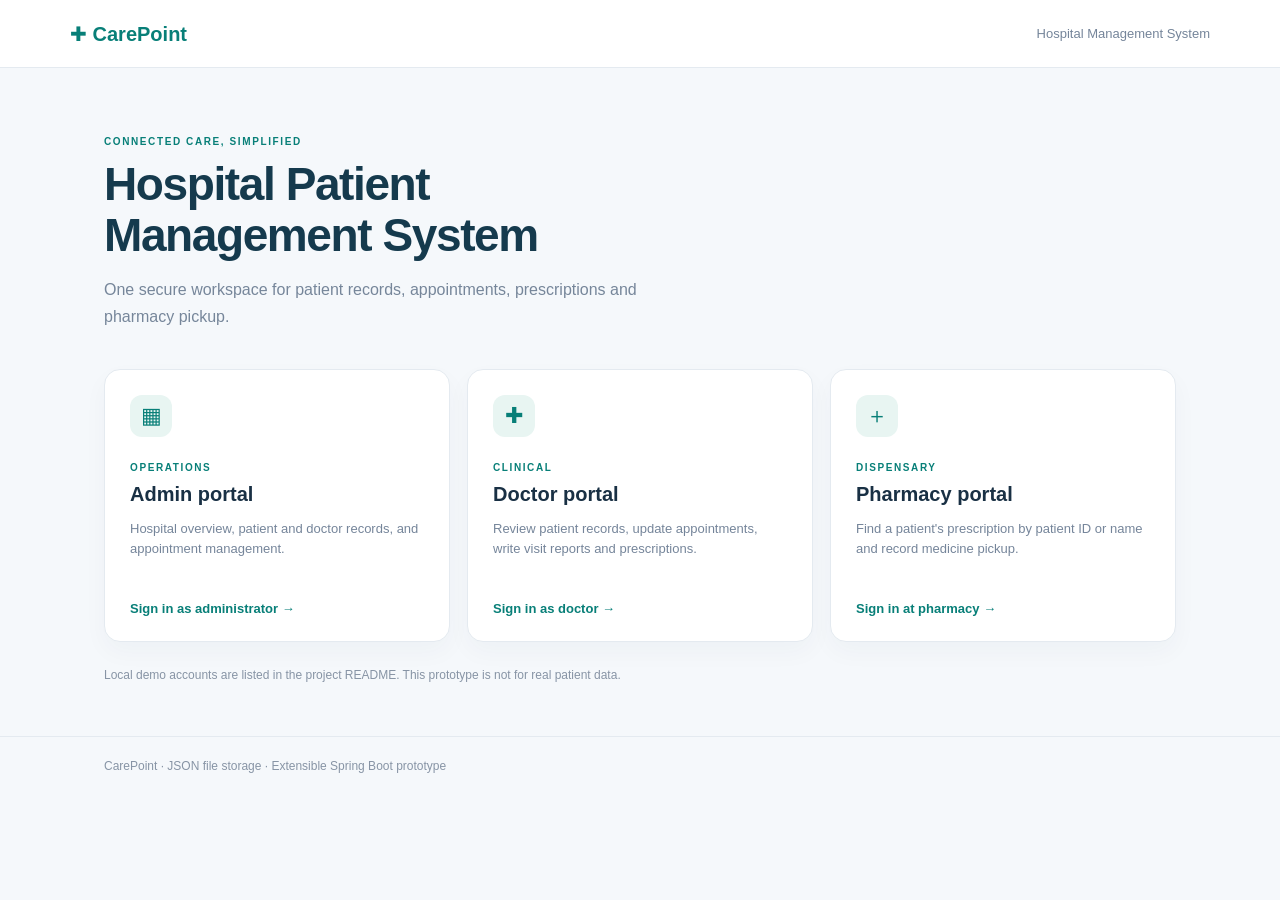
<file: src/main/resources/static/index.html>
<!doctype html>
<html lang="en">
<head>
  <meta charset="utf-8">
  <meta name="viewport" content="width=device-width, initial-scale=1">
  <title>CarePoint | Hospital Management</title>
  <link rel="stylesheet" href="style.css">
</head>
<body class="landing">
  <header class="topbar"><a class="brand" href="/">✚ CarePoint</a><span>Hospital Management System</span></header>
  <main class="landing-main">
    <section class="landing-hero">
      <p class="eyebrow">CONNECTED CARE, SIMPLIFIED</p>
      <h1>Hospital Patient<br>Management System</h1>
      <p>One secure workspace for patient records, appointments, prescriptions and pharmacy pickup.</p>
    </section>
    <section class="portal-grid" aria-label="Choose a portal">
      <a class="portal-card" href="admin.html"><span class="portal-icon">▦</span><span class="portal-tag">OPERATIONS</span><h2>Admin portal</h2><p>Hospital overview, patient and doctor records, and appointment management.</p><span class="portal-link">Sign in as administrator →</span></a>
      <a class="portal-card" href="doctor.html"><span class="portal-icon">✚</span><span class="portal-tag">CLINICAL</span><h2>Doctor portal</h2><p>Review patient records, update appointments, write visit reports and prescriptions.</p><span class="portal-link">Sign in as doctor →</span></a>
      <a class="portal-card" href="pharmacy.html"><span class="portal-icon">＋</span><span class="portal-tag">DISPENSARY</span><h2>Pharmacy portal</h2><p>Find a patient's prescription by patient ID or name and record medicine pickup.</p><span class="portal-link">Sign in at pharmacy →</span></a>
    </section>
    <p class="demo-hint">Local demo accounts are listed in the project README. This prototype is not for real patient data.</p>
  </main>
  <footer class="landing-footer">CarePoint · JSON file storage · Extensible Spring Boot prototype</footer>
</body>
</html>
</file>
<file: src/main/resources/static/style.css>
:root{font-family:Inter,"Segoe UI",Arial,sans-serif;color:#193044;background:#f3f6fa;font-synthesis:none;--teal:#087f78;--teal-dark:#096660;--muted:#75859a;--border:#e4eaf0;--surface:#fff;--soft:#f7fafb;--red:#bd4a43}
*{box-sizing:border-box}body{margin:0;min-height:100vh}.topbar{height:68px;background:#fff;border-bottom:1px solid var(--border);display:flex;align-items:center;justify-content:space-between;padding:0 max(calc((100% - 1140px)/2),24px);color:var(--muted);font-size:13px}.brand{font-size:20px;font-weight:800;color:var(--teal);text-decoration:none}.landing{background:#f5f8fb}.landing-main{max-width:1120px;padding:58px 24px 28px;margin:auto}.landing-hero{max-width:680px}.eyebrow,.portal-tag{font-size:10px;letter-spacing:1.6px;font-weight:800;color:var(--teal)}.landing-hero h1{font-size:46px;line-height:1.1;letter-spacing:-1.4px;margin:12px 0;color:#153a4d}.landing-hero>p:last-child{color:#76869a;line-height:1.7;max-width:550px}.portal-grid{display:grid;grid-template-columns:repeat(3,1fr);gap:17px;margin-top:38px}.portal-card{display:block;color:inherit;text-decoration:none;background:#fff;border:1px solid var(--border);border-radius:16px;padding:25px;box-shadow:0 10px 24px #223a4b09;transition:transform .15s,border .15s}.portal-card:hover{transform:translateY(-3px);border-color:#9bcfc6}.portal-icon{display:grid;place-items:center;width:42px;height:42px;border-radius:12px;background:#e8f5f2;color:var(--teal);font-size:22px;margin-bottom:20px}.portal-card h2{margin:8px 0;font-size:20px}.portal-card p{color:var(--muted);font-size:13px;line-height:1.6;min-height:62px}.portal-link{display:block;color:var(--teal);font-size:13px;font-weight:700;margin-top:20px}.demo-hint{margin:26px 0;color:#8794a5;font-size:12px}.landing-footer{border-top:1px solid var(--border);padding:22px max(calc((100% - 1072px)/2),24px);font-size:12px;color:#8794a5}.portal-main{max-width:1140px;margin:32px auto;padding:0 22px 40px}.login-card{max-width:450px;margin:68px auto;background:#fff;border:1px solid var(--border);border-radius:16px;padding:32px;box-shadow:0 12px 32px #223a4b0d}.login-card h1{font-size:25px;margin:8px 0}.login-card>p{color:var(--muted);font-size:13px;line-height:1.6}.login-form{display:grid;gap:14px;margin-top:22px}.field label{display:block;color:#63768a;font-size:12px;margin:0 0 6px}.field input,.field select,.field textarea{width:100%;border:1px solid #d8e1e9;border-radius:8px;padding:10px 11px;background:white;color:#1b3447;font:inherit;font-size:13px}.field textarea{min-height:75px;resize:vertical}.field input:focus,.field select:focus,.field textarea:focus{outline:2px solid #b9e0d9;border-color:var(--teal)}.primary,.secondary,.danger,.button-link{border:0;border-radius:8px;padding:10px 15px;font:inherit;font-size:13px;font-weight:700;cursor:pointer;text-decoration:none;display:inline-flex;align-items:center;justify-content:center}.primary{background:var(--teal);color:white}.primary:hover{background:var(--teal-dark)}.secondary{background:#edf2f6;color:#4e6276}.danger{background:#fff0ef;color:var(--red)}.button-link{background:transparent;color:var(--teal)}.shell-head{display:flex;justify-content:space-between;align-items:flex-start;margin-bottom:21px}.shell-head h1{font-size:28px;margin:5px 0}.shell-head p{margin:0;color:var(--muted);font-size:13px}.user-actions{display:flex;gap:10px;align-items:center;color:var(--muted);font-size:12px}.hero-band{background:linear-gradient(115deg,#0c6d6c,#199787);color:white;border-radius:16px;padding:23px 28px;margin-bottom:18px;display:flex;justify-content:space-between;align-items:center;box-shadow:0 12px 30px #0c777022}.hero-band h2{margin:6px 0;font-size:24px}.hero-band p{margin:0;color:#d7f0eb;font-size:13px}.stats-grid{display:grid;grid-template-columns:repeat(4,1fr);gap:12px;margin:15px 0 22px}.stat-card,.panel{background:#fff;border:1px solid var(--border);border-radius:13px}.stat-card{padding:16px 18px}.stat-card span{display:block;color:var(--muted);font-size:12px}.stat-card strong{display:block;font-size:25px;margin-top:6px;color:#183b50}.tabs{display:flex;gap:6px;border-bottom:1px solid #dfe6ee;overflow:auto}.tab{border:0;background:transparent;padding:12px 17px;color:#728097;font:inherit;font-size:13px;font-weight:700;white-space:nowrap;cursor:pointer;border-bottom:3px solid transparent}.tab.active{color:var(--teal);border-color:#0b9385}.panel{padding:21px;margin-top:16px}.panel-head{display:flex;justify-content:space-between;align-items:center;gap:12px;margin-bottom:17px}.panel h2{margin:0 0 4px;font-size:19px}.panel-head p{margin:0;color:#8190a3;font-size:12px}.table-wrap{overflow:auto}table{width:100%;border-collapse:collapse;white-space:nowrap}th{text-align:left;font-size:10px;text-transform:uppercase;letter-spacing:.6px;color:#8491a3;background:#f7f9fc;padding:12px}td{padding:12px;border-bottom:1px solid #edf1f5;font-size:12px;color:#40516a}tbody tr:hover{background:#fbfdfd}.action{border:0;border-radius:6px;padding:6px 9px;font-size:11px;font-weight:700;cursor:pointer;margin-right:4px}.edit{background:#e8f4f2;color:var(--teal)}.form-wrap{background:#f7fafc;border:1px solid #e7edf3;border-radius:11px;padding:17px;margin:0 0 18px}.form-wrap h3{margin:0 0 14px;font-size:16px}.form-grid{display:grid;grid-template-columns:repeat(2,minmax(0,1fr));gap:12px}.form-grid .wide{grid-column:1/-1}.form-actions{display:flex;justify-content:flex-end;gap:8px;margin-top:14px}.notice{font-size:12px;color:var(--teal);min-height:17px;margin:12px 0 0}.notice.error{color:var(--red)}.empty{text-align:center;color:#8391a1;padding:26px 10px;font-size:13px}.search-row{display:flex;gap:9px;max-width:630px}.search-row input{flex:1;min-width:80px;border:1px solid #d8e1e9;border-radius:8px;padding:10px 12px;font:inherit}.prescription-card,.report-card{border:1px solid var(--border);border-radius:11px;padding:16px;margin:12px 0;background:#fff}.prescription-card-head{display:flex;justify-content:space-between;gap:10px;align-items:flex-start}.prescription-card h3{margin:0 0 5px;font-size:15px}.prescription-card p,.report-card p{margin:5px 0;color:#718197;font-size:12px;line-height:1.55}.badge{display:inline-block;padding:5px 9px;border-radius:15px;background:#e9f5ef;color:#328264;font-size:10px;font-weight:800}.badge.done{background:#edf0f4;color:#738095}.medicine-line{padding:11px 0;border-top:1px solid #edf1f5;font-size:12px;color:#43576b;line-height:1.6}.medicine-line strong{color:#1b3447}.line-form{border:1px dashed #cdd9e2;border-radius:9px;padding:14px;margin-top:14px}.line-form h4{margin:0 0 12px}.check-row{display:flex;gap:12px;flex-wrap:wrap;font-size:12px;color:#52677b}.check-row label{display:flex;align-items:center;gap:5px}.muted{color:var(--muted)}.hidden{display:none!important}.login-error{color:var(--red);font-size:12px;min-height:16px}
@media(max-width:750px){.portal-grid{grid-template-columns:1fr}.portal-card p{min-height:0}.landing-main{padding:38px 17px 20px}.landing-hero h1{font-size:36px}.portal-main{margin:22px auto;padding:0 13px 30px}.topbar{padding:0 16px}.stats-grid{grid-template-columns:repeat(2,1fr)}.panel{padding:15px}.shell-head{gap:15px;flex-direction:column}.form-grid{grid-template-columns:1fr}.form-grid .wide{grid-column:auto}.hero-band{padding:20px;align-items:flex-start;flex-direction:column;gap:10px}}
</file>
